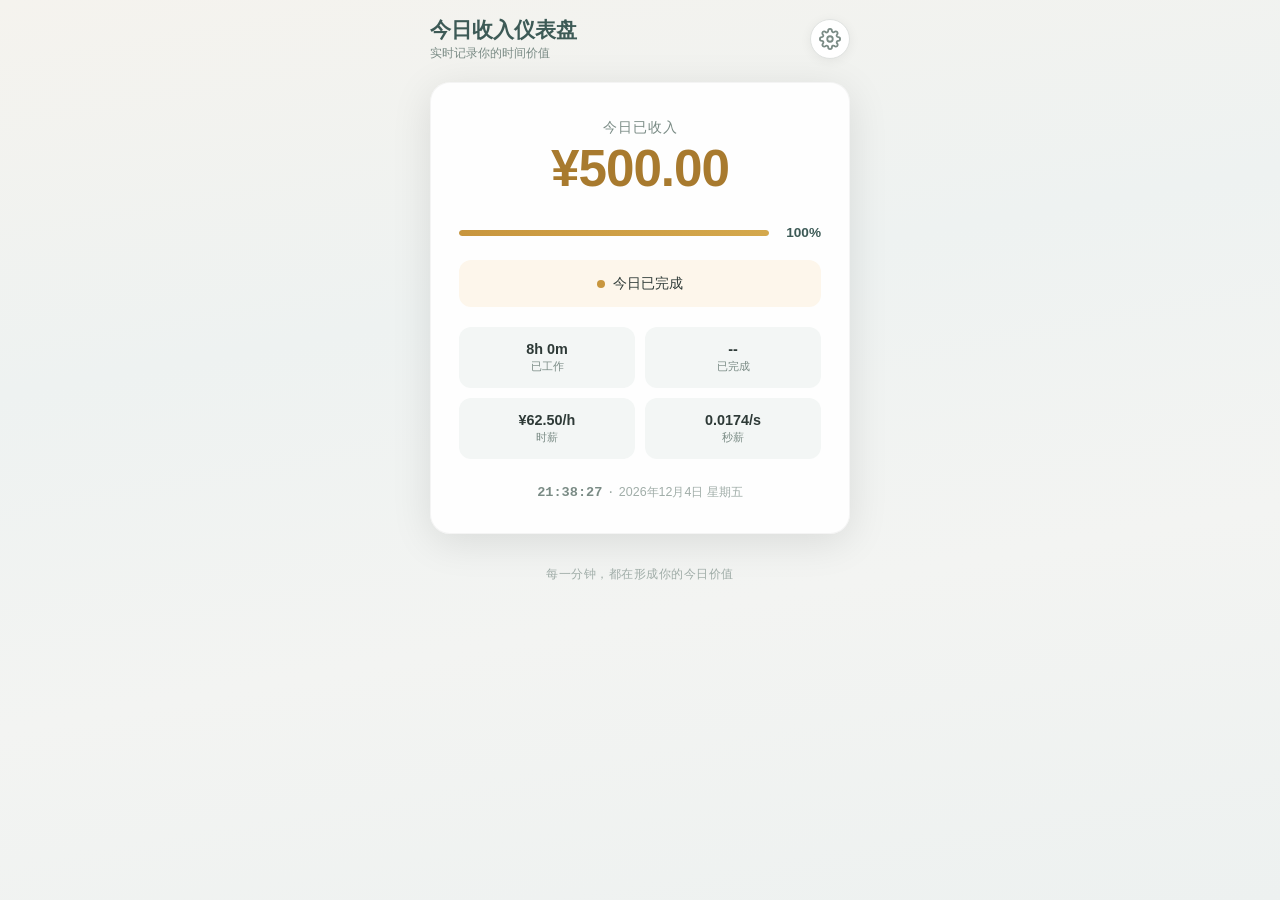
<file: index.html>
<!DOCTYPE html>
<html lang="zh-CN">
<head>
  <meta charset="UTF-8">
  <meta name="viewport" content="width=device-width, initial-scale=1.0, maximum-scale=1.0, user-scalable=no, viewport-fit=cover">
  <meta name="apple-mobile-web-app-capable" content="yes">
  <meta name="apple-mobile-web-app-status-bar-style" content="black-translucent">
  <meta name="apple-mobile-web-app-title" content="收入仪表盘">
  <meta name="theme-color" content="#3D5A56">
  <meta name="description" content="今日收入仪表盘 - 实时记录你的时间价值">
  <link rel="manifest" href="manifest.json">
  <link rel="apple-touch-icon" href="icon-192.png">
  <link rel="icon" type="image/svg+xml" href="data:image/svg+xml,<svg xmlns='http://www.w3.org/2000/svg' viewBox='0 0 100 100'><rect fill='%233D5A56' width='100' height='100' rx='20'/><circle cx='50' cy='50' r='32' fill='none' stroke='%23C8963E' stroke-width='4'/><text x='50' y='62' text-anchor='middle' font-size='40' fill='%23fff'>¥</text></svg>">
  <title>今日收入仪表盘</title>
  <link rel="stylesheet" href="style.css">
</head>
<body>
  <div class="container">
    <!-- Header -->
    <header class="header">
      <div class="header-left">
        <h1 class="app-title">今日收入仪表盘</h1>
        <p class="app-subtitle">实时记录你的时间价值</p>
      </div>
      <button class="settings-toggle" id="settingsToggle" aria-label="设置">
        <svg width="22" height="22" viewBox="0 0 24 24" fill="none" stroke="currentColor" stroke-width="2" stroke-linecap="round" stroke-linejoin="round">
          <circle cx="12" cy="12" r="3"></circle>
          <path d="M19.4 15a1.65 1.65 0 0 0 .33 1.82l.06.06a2 2 0 0 1 0 2.83 2 2 0 0 1-2.83 0l-.06-.06a1.65 1.65 0 0 0-1.82-.33 1.65 1.65 0 0 0-1 1.51V21a2 2 0 0 1-2 2 2 2 0 0 1-2-2v-.09A1.65 1.65 0 0 0 9 19.4a1.65 1.65 0 0 0-1.82.33l-.06.06a2 2 0 0 1-2.83 0 2 2 0 0 1 0-2.83l.06-.06A1.65 1.65 0 0 0 4.68 15a1.65 1.65 0 0 0-1.51-1H3a2 2 0 0 1-2-2 2 2 0 0 1 2-2h.09A1.65 1.65 0 0 0 4.6 9a1.65 1.65 0 0 0-.33-1.82l-.06-.06a2 2 0 0 1 0-2.83 2 2 0 0 1 2.83 0l.06.06A1.65 1.65 0 0 0 9 4.68a1.65 1.65 0 0 0 1-1.51V3a2 2 0 0 1 2-2 2 2 0 0 1 2 2v.09a1.65 1.65 0 0 0 1 1.51 1.65 1.65 0 0 0 1.82-.33l.06-.06a2 2 0 0 1 2.83 0 2 2 0 0 1 0 2.83l-.06.06A1.65 1.65 0 0 0 19.4 9a1.65 1.65 0 0 0 1.51 1H21a2 2 0 0 1 2 2 2 2 0 0 1-2 2h-.09a1.65 1.65 0 0 0-1.51 1z"></path>
        </svg>
      </button>
    </header>

    <!-- Settings Overlay (Bottom Sheet) -->
    <div class="settings-overlay" id="settingsOverlay">
      <div class="settings-sheet" id="settingsSheet">
        <div class="settings-sheet-header">
          <h2 class="settings-sheet-title">收益参数设置</h2>
        </div>
        <div class="settings-sheet-body">
          <!-- 薪资模式 -->
          <div class="setting-row">
            <label class="setting-label">薪资模式</label>
            <div class="segmented-control" id="salaryModeToggle">
              <button class="seg-btn active" data-mode="daily">日薪</button>
              <button class="seg-btn" data-mode="monthly">月薪</button>
            </div>
          </div>
          <!-- 日薪 -->
          <div class="setting-row salary-row" id="dailySalaryRow">
            <label class="setting-label" for="dailySalary">日薪</label>
            <div class="setting-control">
              <span class="unit-text">¥</span>
              <input type="text" inputmode="numeric" pattern="[0-9]*\.?[0-9]*" class="setting-input" id="dailySalary" value="500" placeholder="500">
            </div>
          </div>
          <!-- 月薪 -->
          <div class="setting-row salary-row hidden" id="monthlySalaryRow">
            <label class="setting-label" for="monthlySalary">月薪</label>
            <div class="setting-control">
              <span class="unit-text">¥</span>
              <input type="text" inputmode="numeric" pattern="[0-9]*\.?[0-9]*" class="setting-input" id="monthlySalary" value="11000" placeholder="11000">
            </div>
          </div>
          <!-- 上班时间 -->
          <div class="setting-row">
            <label class="setting-label" for="startTime">上班时间</label>
            <input type="time" class="setting-input" id="startTime" value="09:00">
          </div>
          <!-- 下班时间 -->
          <div class="setting-row">
            <label class="setting-label" for="endTime">下班时间</label>
            <input type="time" class="setting-input" id="endTime" value="18:00">
          </div>
          <!-- 午休时长 -->
          <div class="setting-row">
            <label class="setting-label" for="breakTime">午休时长</label>
            <div class="setting-control">
              <input type="text" inputmode="numeric" pattern="[0-9]*" class="setting-input" id="breakTime" value="60" placeholder="60">
              <span class="unit-text">分钟</span>
            </div>
          </div>
          <!-- 分隔 -->
          <div class="settings-divider"><span>月薪计算设置</span></div>
          <!-- 工作日模式 -->
          <div class="setting-row">
            <label class="setting-label">工作日模式</label>
            <div class="segmented-control" id="workModeToggle">
              <button class="seg-btn active" data-mode="double">双休</button>
              <button class="seg-btn" data-mode="single">单休</button>
              <button class="seg-btn" data-mode="custom">自定义</button>
            </div>
          </div>
          <!-- 自定义休息日 -->
          <div class="setting-row hidden" id="customRestRow">
            <label class="setting-label">每周休息日</label>
            <div class="weekday-picker" id="restDayPicker">
              <button class="wd-btn active" data-day="6">六</button>
              <button class="wd-btn active" data-day="7">日</button>
              <button class="wd-btn" data-day="1">一</button>
              <button class="wd-btn" data-day="2">二</button>
              <button class="wd-btn" data-day="3">三</button>
              <button class="wd-btn" data-day="4">四</button>
              <button class="wd-btn" data-day="5">五</button>
            </div>
          </div>
          <!-- 法定节假日 -->
          <div class="setting-row">
            <label class="setting-label">法定节假日休息</label>
            <div class="segmented-control" id="holidayToggle">
              <button class="seg-btn active" data-mode="yes">是</button>
              <button class="seg-btn" data-mode="no">否</button>
            </div>
          </div>
          <!-- 计算周期 -->
          <div class="setting-row">
            <label class="setting-label">计算周期</label>
            <div class="setting-control">
              <input type="date" class="setting-input date-input" id="periodStart">
              <span class="unit-text">至</span>
              <input type="date" class="setting-input date-input" id="periodEnd">
            </div>
          </div>
          <!-- 休假日期 -->
          <div class="setting-row">
            <label class="setting-label" id="vacationLabel">休假日期</label>
            <div class="date-summary-area">
              <span class="date-summary" id="vacationSummary">未设置</span>
              <button class="btn-manage-dates" id="toggleVacationPanel">管理</button>
            </div>
          </div>
          <div class="date-manage-panel hidden" id="vacationPanel">
            <div class="date-chips" id="vacationChips"></div>
            <div class="date-add-row">
              <input type="date" class="setting-input date-pick-input" id="vacationDatePick">
              <button class="btn-date-add" id="addVacationDate">添加</button>
            </div>
          </div>
          <!-- 补班日期 -->
          <div class="setting-row">
            <label class="setting-label" id="makeupLabel">补班日期</label>
            <div class="date-summary-area">
              <span class="date-summary" id="makeupSummary">未设置</span>
              <button class="btn-manage-dates" id="toggleMakeupPanel">管理</button>
            </div>
          </div>
          <div class="date-manage-panel hidden" id="makeupPanel">
            <div class="date-chips" id="makeupChips"></div>
            <div class="date-add-row">
              <input type="date" class="setting-input date-pick-input" id="makeupDatePick">
              <button class="btn-date-add" id="addMakeupDate">添加</button>
            </div>
          </div>
          <!-- 周期计算结果 -->
          <div class="monthly-summary" id="monthlySummary">
            <div class="ms-row"><span>周期工作天数</span><span class="ms-val" id="monthlyWorkdays">--</span></div>
            <div class="ms-row"><span>预计期间收入</span><span class="ms-val highlight" id="monthlyIncome">--</span></div>
          </div>
        </div>
        <div class="settings-sheet-footer">
          <button class="btn-cancel" id="cancelSettings">取消</button>
          <button class="btn-save" id="saveSettings">保存设置</button>
        </div>
      </div>
    </div>

    <!-- Main Display Card -->
    <div class="main-card" id="mainCard">
      <!-- Hero: 今日已收入 -->
      <div class="hero-section">
        <div class="hero-label">今日已收入</div>
        <div class="hero-value" id="earnedMoney">¥0.00</div>
      </div>

      <!-- Progress Bar -->
      <div class="progress-section">
        <div class="progress-bar-wrap">
          <div class="progress-bar" id="progressBar" style="width: 0%;"></div>
        </div>
        <div class="progress-label" id="progressLabel">0%</div>
      </div>

      <!-- Status -->
      <div class="status-section" id="statusSection">
        <div class="status-indicator" id="statusIndicator"></div>
        <div class="status-text" id="statusText">加载中...</div>
      </div>

      <!-- Stats Grid: 2x2 -->
      <div class="stats-grid">
        <div class="stat-item">
          <div class="stat-value" id="workedTime">0h 0m</div>
          <div class="stat-label">已工作</div>
        </div>
        <div class="stat-item">
          <div class="stat-value" id="remainingTime">--</div>
          <div class="stat-label" id="remainingLabel">剩余时间</div>
        </div>
        <div class="stat-item">
          <div class="stat-value" id="hourlyRate">--</div>
          <div class="stat-label">时薪</div>
        </div>
        <div class="stat-item">
          <div class="stat-value" id="secondlyRate">--</div>
          <div class="stat-label">秒薪</div>
        </div>
      </div>

      <!-- Time (small, secondary) -->
      <div class="meta-section">
        <span class="meta-time" id="currentTime">00:00:00</span>
        <span class="meta-sep">·</span>
        <span class="meta-date" id="currentDate">2024年1月1日 星期一</span>
      </div>
    </div>

    <!-- Footer -->
    <footer class="footer">
      <p>每一分钟，都在形成你的今日价值</p>
    </footer>
  </div>

  <script src="script.js"></script>
</body>
</html>
</file>
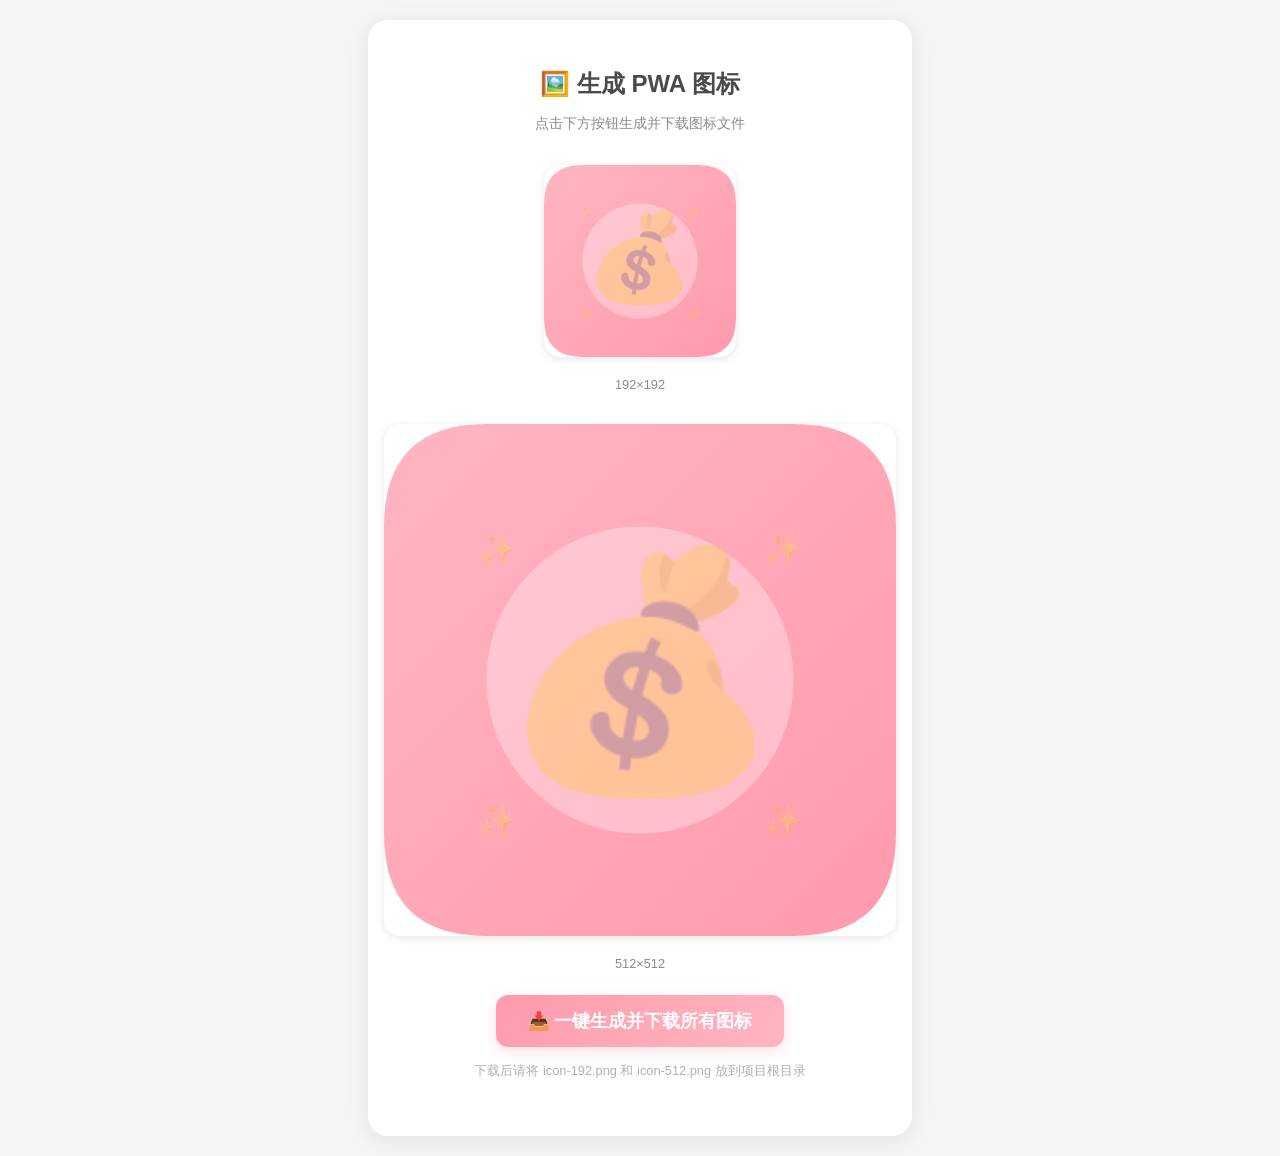
<file: generate-icons.html>
<!DOCTYPE html>
<html lang="zh-CN">
<head>
  <meta charset="UTF-8">
  <meta name="viewport" content="width=device-width, initial-scale=1.0">
  <title>图标生成器 - 工资计算器</title>
  <style>
    body {
      font-family: -apple-system, sans-serif;
      background: #f5f5f5;
      display: flex;
      justify-content: center;
      align-items: center;
      min-height: 100vh;
      margin: 0;
      padding: 20px;
    }
    .card {
      background: white;
      border-radius: 20px;
      padding: 32px;
      box-shadow: 0 4px 24px rgba(0,0,0,0.08);
      text-align: center;
      max-width: 480px;
      width: 100%;
    }
    h1 { font-size: 1.5rem; color: #4A4A4A; margin-bottom: 8px; }
    p { color: #8A8A8A; font-size: 0.9rem; margin-bottom: 24px; }
    canvas {
      border-radius: 16px;
      box-shadow: 0 2px 8px rgba(0,0,0,0.1);
      margin: 8px;
    }
    .previews {
      display: flex;
      justify-content: center;
      gap: 24px;
      flex-wrap: wrap;
      margin-bottom: 24px;
    }
    .preview-item p {
      margin: 8px 0 0;
      font-size: 0.8rem;
    }
    button {
      background: linear-gradient(135deg, #FF9AAD, #FFB5C2);
      color: white;
      border: none;
      border-radius: 12px;
      padding: 14px 32px;
      font-size: 1.1rem;
      font-weight: 700;
      cursor: pointer;
      box-shadow: 0 4px 16px rgba(255,154,173,0.3);
      transition: transform 0.2s;
    }
    button:active { transform: scale(0.96); }
    .note {
      margin-top: 16px;
      font-size: 0.8rem;
      color: #B0B0B0;
    }
  </style>
</head>
<body>
  <div class="card">
    <h1>🖼️ 生成 PWA 图标</h1>
    <p>点击下方按钮生成并下载图标文件</p>

    <div class="previews">
      <div class="preview-item">
        <canvas id="preview192" width="192" height="192"></canvas>
        <p>192×192</p>
      </div>
      <div class="preview-item">
        <canvas id="preview512" width="512" height="512"></canvas>
        <p>512×512</p>
      </div>
    </div>

    <button onclick="generateAll()">📥 一键生成并下载所有图标</button>
    <p class="note">下载后请将 icon-192.png 和 icon-512.png 放到项目根目录</p>
  </div>

  <script>
    function drawIcon(canvas, size) {
      const ctx = canvas.getContext('2d');
      const s = size;

      // 背景圆角矩形
      const r = s * 0.2;
      ctx.beginPath();
      ctx.moveTo(r, 0);
      ctx.lineTo(s - r, 0);
      ctx.quadraticCurveTo(s, 0, s, r);
      ctx.lineTo(s, s - r);
      ctx.quadraticCurveTo(s, s, s - r, s);
      ctx.lineTo(r, s);
      ctx.quadraticCurveTo(0, s, 0, s - r);
      ctx.lineTo(0, r);
      ctx.quadraticCurveTo(0, 0, r, 0);
      ctx.closePath();

      // 渐变填充
      const grad = ctx.createLinearGradient(0, 0, s, s);
      grad.addColorStop(0, '#FFB5C2');
      grad.addColorStop(1, '#FF9AAD');
      ctx.fillStyle = grad;
      ctx.fill();

      // 内圈装饰
      ctx.beginPath();
      ctx.arc(s * 0.5, s * 0.5, s * 0.3, 0, Math.PI * 2);
      ctx.fillStyle = 'rgba(255,255,255,0.3)';
      ctx.fill();

      // 钱袋 emoji
      const fontSize = s * 0.45;
      ctx.font = `${fontSize}px system-ui, -apple-system, sans-serif`;
      ctx.textAlign = 'center';
      ctx.textBaseline = 'middle';
      ctx.fillText('💰', s * 0.5, s * 0.52);

      // 小星星装饰
      const starSize = s * 0.06;
      ctx.font = `${starSize}px system-ui, -apple-system, sans-serif`;
      const stars = [
        [0.22, 0.25],
        [0.78, 0.25],
        [0.22, 0.78],
        [0.78, 0.78],
      ];
      stars.forEach(([x, y]) => {
        ctx.fillText('✨', s * x, s * y);
      });
    }

    function downloadPNG(canvas, filename) {
      canvas.toBlob((blob) => {
        const url = URL.createObjectURL(blob);
        const a = document.createElement('a');
        a.href = url;
        a.download = filename;
        document.body.appendChild(a);
        a.click();
        document.body.removeChild(a);
        URL.revokeObjectURL(url);
      }, 'image/png');
    }

    function generateAll() {
      const c192 = document.getElementById('preview192');
      const c512 = document.getElementById('preview512');

      drawIcon(c192, 192);
      drawIcon(c512, 512);

      // 延迟下载，等 canvas 渲染完成
      setTimeout(() => {
        downloadPNG(c192, 'icon-192.png');
      }, 100);

      setTimeout(() => {
        downloadPNG(c512, 'icon-512.png');
      }, 300);
    }

    // 页面加载时预览
    window.addEventListener('DOMContentLoaded', () => {
      drawIcon(document.getElementById('preview192'), 192);
      drawIcon(document.getElementById('preview512'), 512);
    });
  </script>
</body>
</html>
</file>
<file: style.css>
/* ===== CSS Reset & Base ===== */
*, *::before, *::after {
  box-sizing: border-box;
  margin: 0;
  padding: 0;
}

:root {
  --primary: #3D5A56;
  --primary-dark: #2C4541;
  --primary-light: #E8EDEB;
  --primary-lighter: #F3F6F5;
  --gold: #C8963E;
  --gold-light: #FDF6EB;
  --gold-dark: #A87A2E;
  --white: #FFFFFF;
  --bg-start: #F5F3EE;
  --bg-mid: #EEF2F1;
  --bg-end: #EAF0EE;
  --text: #2E3A37;
  --text-light: #7A8B85;
  --text-lighter: #A0ADA8;
  --shadow-sm: 0 2px 12px rgba(0, 0, 0, 0.06);
  --shadow: 0 4px 24px rgba(0, 0, 0, 0.08);
  --shadow-lg: 0 8px 40px rgba(0, 0, 0, 0.1);
  --radius: 20px;
  --radius-sm: 12px;
  --transition: 0.3s cubic-bezier(0.4, 0, 0.2, 1);
}

html {
  font-size: 16px;
  -webkit-tap-highlight-color: transparent;
  -webkit-font-smoothing: antialiased;
}

body {
  font-family: -apple-system, BlinkMacSystemFont, "SF Pro Rounded", "Segoe UI", "PingFang SC", "Hiragino Sans GB", "Microsoft YaHei", sans-serif;
  background: linear-gradient(170deg, #F5F3EE 0%, #EEF2F1 35%, #F3F4F2 65%, #EDF1F0 100%);
  background-attachment: fixed;
  min-height: 100vh;
  min-height: 100dvh;
  display: flex;
  justify-content: center;
  align-items: flex-start;
  padding: 16px;
  padding-top: calc(16px + env(safe-area-inset-top, 0px));
  padding-bottom: calc(32px + env(safe-area-inset-bottom, 0px));
  color: var(--text);
  -webkit-user-select: none;
  user-select: none;
}

/* ===== Container ===== */
.container {
  width: 100%;
  max-width: 420px;
  display: flex;
  flex-direction: column;
  gap: 20px;
  padding-bottom: 16px;
}

/* ===== Header ===== */
.header {
  display: flex;
  align-items: center;
  justify-content: space-between;
  gap: 12px;
}

.header-left {
  display: flex;
  flex-direction: column;
  min-width: 0;
}

.app-title {
  font-size: 1.3rem;
  font-weight: 700;
  color: var(--primary);
  letter-spacing: 0px;
  white-space: nowrap;
}

.app-subtitle {
  font-size: 0.78rem;
  color: var(--text-light);
  margin-top: 1px;
  font-weight: 400;
}

.settings-toggle {
  width: 40px;
  height: 40px;
  min-width: 40px;
  border-radius: 50%;
  border: 1.5px solid #E0E3E1;
  background: var(--white);
  color: var(--text-light);
  cursor: pointer;
  display: flex;
  align-items: center;
  justify-content: center;
  box-shadow: var(--shadow-sm);
  transition: var(--transition);
  -webkit-tap-highlight-color: transparent;
}

.settings-toggle:active {
  transform: scale(0.94);
  background: var(--primary-lighter);
  border-color: var(--primary);
  color: var(--primary);
}

/* ===== Settings Overlay & Bottom Sheet ===== */
.settings-overlay {
  position: fixed;
  inset: 0;
  background: rgba(0, 0, 0, 0.35);
  z-index: 100;
  display: flex;
  align-items: flex-end;
  justify-content: center;
  opacity: 0;
  visibility: hidden;
  pointer-events: none;
  transition: opacity 0.3s ease, visibility 0.3s ease;
  -webkit-tap-highlight-color: transparent;
}

.settings-overlay.open {
  opacity: 1;
  visibility: visible;
  pointer-events: auto;
}

.settings-sheet {
  width: 100%;
  max-width: 420px;
  background: var(--white);
  border-radius: 24px 24px 0 0;
  padding: 0;
  display: flex;
  flex-direction: column;
  transform: translateY(100%);
  transition: transform 0.35s cubic-bezier(0.32, 0.72, 0, 1);
  max-height: 90vh;
  max-height: 90dvh;
  overflow-y: auto;
  padding-bottom: env(safe-area-inset-bottom, 0px);
}

.settings-overlay.open .settings-sheet {
  transform: translateY(0);
}

.settings-sheet-header {
  padding: 20px 24px 12px;
  text-align: center;
  border-bottom: 1px solid #E8EBE9;
}

.settings-sheet-title {
  font-size: 1.05rem;
  font-weight: 700;
  color: var(--primary);
  letter-spacing: 0.5px;
}

.settings-sheet-body {
  padding: 16px 24px 8px;
  display: flex;
  flex-direction: column;
  gap: 16px;
}

.settings-sheet-footer {
  padding: 12px 24px 20px;
  display: flex;
  gap: 12px;
}

.btn-cancel,
.btn-save {
  flex: 1;
  padding: 13px;
  border-radius: var(--radius-sm);
  font-size: 1rem;
  font-weight: 700;
  font-family: inherit;
  cursor: pointer;
  transition: var(--transition);
  border: none;
  -webkit-tap-highlight-color: transparent;
}

.btn-cancel {
  background: #EEF0EE;
  color: var(--text-light);
  border: 1px solid #DDE1DF;
}

.btn-cancel:active {
  background: #DDE1DF;
  transform: scale(0.97);
}

.btn-save {
  background: var(--primary);
  color: white;
  box-shadow: 0 4px 16px rgba(61, 90, 86, 0.25);
}

.btn-save:active {
  transform: scale(0.96);
  background: var(--primary-dark);
  box-shadow: 0 2px 8px rgba(61, 90, 86, 0.15);
}

.setting-row {
  display: flex;
  align-items: center;
  justify-content: space-between;
  gap: 12px;
}

.setting-label {
  font-size: 0.9rem;
  font-weight: 500;
  color: var(--text);
  white-space: nowrap;
  flex-shrink: 0;
}

/* ===== 设置面板统一输入控件 ===== */
.settings-sheet-body .setting-row {
  display: flex;
  align-items: center;
  justify-content: space-between;
}

/* 右侧控件行：unit文字 + input + unit文字 */
.setting-control {
  display: flex;
  align-items: center;
  gap: 4px;
  flex-shrink: 0;
  flex-wrap: nowrap;
  overflow: hidden;
}

/* ¥ 和 分钟 纯文字 */
.unit-text {
  font-size: 0.9rem;
  font-weight: 500;
  color: var(--text-light);
  user-select: none;
  flex-shrink: 0;
  white-space: nowrap;
}

/* 统一输入框 —— 四行完全一致 */
.setting-input {
  width: 120px;
  height: 48px;
  border: 1px solid #DFE5E1;
  border-radius: 14px;
  padding: 0 12px;
  font-size: 1rem;
  font-family: inherit;
  color: var(--text);
  background: #FFFFFF;
  text-align: center;
  box-sizing: border-box;
  -webkit-appearance: none;
  appearance: none;
  flex-shrink: 0;
}

.setting-input:focus {
  outline: none;
  border-color: var(--primary);
  box-shadow: 0 0 0 3px rgba(61, 90, 86, 0.08);
}

/* ===== 设置面板扩展组件 ===== */
/* 分段控件 */
.segmented-control {
  display: flex;
  background: #EEF0EE;
  border-radius: 10px;
  padding: 3px;
  flex-shrink: 0;
}

.seg-btn {
  padding: 7px 14px;
  border: none;
  background: transparent;
  border-radius: 8px;
  font-size: 0.82rem;
  font-weight: 600;
  font-family: inherit;
  color: var(--text-light);
  cursor: pointer;
  transition: var(--transition);
}

.seg-btn.active {
  background: #FFFFFF;
  color: var(--primary);
  box-shadow: 0 1px 4px rgba(0,0,0,0.06);
}

/* 工作日选择器 */
.weekday-picker {
  display: flex;
  gap: 4px;
}

.wd-btn {
  width: 32px;
  height: 32px;
  border-radius: 50%;
  border: 1.5px solid #DDE1DF;
  background: #FFFFFF;
  font-size: 0.75rem;
  font-weight: 600;
  font-family: inherit;
  color: var(--text-light);
  cursor: pointer;
  transition: var(--transition);
  padding: 0;
}

.wd-btn.active {
  background: var(--primary);
  border-color: var(--primary);
  color: #FFFFFF;
}

/* 设置分隔线 */
.settings-divider {
  text-align: center;
  border-top: 1px solid #E8EBE9;
  margin: 4px 0;
}

.settings-divider span {
  display: inline-block;
  background: #FFFFFF;
  padding: 0 12px;
  font-size: 0.75rem;
  color: var(--text-lighter);
  position: relative;
  top: -8px;
}

/* 日期输入 & 摘要管理 */
.date-input {
  width: auto !important;
  flex: 1;
  min-width: 0;
  font-size: 0.75rem !important;
  padding: 0 4px !important;
  letter-spacing: -0.2px;
}

/* 摘要行 */
.date-summary-area {
  display: flex;
  align-items: center;
  gap: 8px;
  flex-shrink: 0;
}

.date-summary {
  font-size: 0.82rem;
  color: var(--text-light);
  white-space: nowrap;
}

.btn-manage-dates {
  flex-shrink: 0;
  height: 32px;
  padding: 0 12px;
  border: 1px solid #DFE5E1;
  border-radius: 8px;
  background: #FFFFFF;
  color: var(--primary);
  font-size: 0.78rem;
  font-weight: 600;
  font-family: inherit;
  cursor: pointer;
}

/* 可折叠管理面板 */
.date-manage-panel {
  padding: 8px 0 4px;
  display: flex;
  flex-direction: column;
  gap: 8px;
}

.date-manage-panel.hidden {
  display: none !important;
}

.date-chips {
  display: flex;
  flex-wrap: wrap;
  gap: 4px;
}

.date-chip {
  display: inline-flex;
  align-items: center;
  gap: 4px;
  background: var(--primary-lighter);
  color: var(--primary);
  padding: 4px 8px;
  border-radius: 6px;
  font-size: 0.75rem;
  font-weight: 500;
}

.date-chip-remove {
  cursor: pointer;
  font-size: 0.9rem;
  line-height: 1;
  color: var(--text-lighter);
  padding: 0 2px;
}

.date-add-row {
  display: flex;
  gap: 6px;
}

.date-pick-input {
  flex: 1;
  min-width: 0;
  height: 36px !important;
  width: auto !important;
  font-size: 0.8rem !important;
  padding: 0 8px !important;
}

.btn-date-add {
  flex-shrink: 0;
  height: 36px;
  padding: 0 12px;
  border: none;
  border-radius: 8px;
  background: var(--primary);
  color: white;
  font-size: 0.8rem;
  font-weight: 600;
  font-family: inherit;
  cursor: pointer;
}

/* 月薪摘要卡片 */
.monthly-summary {
  background: var(--primary-lighter);
  border-radius: var(--radius-sm);
  padding: 12px 16px;
  display: flex;
  flex-direction: column;
  gap: 6px;
}

.ms-row {
  display: flex;
  justify-content: space-between;
  align-items: center;
  font-size: 0.85rem;
  color: var(--text);
}

.ms-val {
  font-weight: 700;
  color: var(--primary);
}

.ms-val.highlight {
  color: var(--gold-dark);
  font-size: 1rem;
}

/* 隐藏工具类 */
.hidden {
  display: none !important;
}

/* ===== Main Card ===== */
.main-card {
  background: rgba(255, 255, 255, 0.9);
  backdrop-filter: blur(12px);
  -webkit-backdrop-filter: blur(12px);
  border-radius: var(--radius);
  padding: 28px 24px;
  box-shadow: var(--shadow-lg);
  border: 1px solid rgba(0,0,0,0.04);
  display: flex;
  flex-direction: column;
  gap: 20px;
  animation: cardEnter 0.5s ease;
}

@keyframes cardEnter {
  from { opacity: 0; transform: translateY(20px); }
  to { opacity: 1; transform: translateY(0); }
}

/* ===== Hero Section: 今日已收入 ===== */
.hero-section {
  text-align: center;
  padding: 4px 0 8px;
}

.hero-label {
  font-size: 0.85rem;
  font-weight: 500;
  color: var(--text-light);
  letter-spacing: 1px;
  margin-bottom: 4px;
}

.hero-value {
  font-size: 3.2rem;
  font-weight: 800;
  color: var(--gold-dark);
  letter-spacing: -1px;
  font-variant-numeric: tabular-nums;
  line-height: 1.1;
}

/* ===== Status Section ===== */
.status-section {
  text-align: center;
  padding: 14px 12px;
  background: var(--primary-lighter);
  border-radius: var(--radius-sm);
  transition: var(--transition);
  display: flex;
  align-items: center;
  justify-content: center;
  gap: 8px;
}

.status-section.state-working {
  background: #EDF5F2;
}

.status-section.state-done {
  background: var(--gold-light);
}

.status-section.state-idle {
  background: #F0F2F4;
}

.status-indicator {
  width: 8px;
  height: 8px;
  border-radius: 50%;
  background: var(--text-lighter);
  flex-shrink: 0;
  transition: var(--transition);
}

.state-idle .status-indicator {
  background: #A0ADA8;
}

.state-working .status-indicator {
  background: #4CAF50;
  animation: statusPulse 2s infinite;
}

.state-done .status-indicator {
  background: var(--gold);
}

@keyframes statusPulse {
  0%, 100% { opacity: 1; }
  50% { opacity: 0.4; }
}

.status-text {
  font-size: 0.9rem;
  font-weight: 500;
  color: var(--text);
}

/* ===== Progress Bar ===== */
.progress-section {
  display: flex;
  align-items: center;
  gap: 12px;
}

.progress-bar-wrap {
  flex: 1;
  height: 6px;
  background: #E8EBE9;
  border-radius: 3px;
  overflow: hidden;
}

.progress-bar {
  height: 100%;
  background: linear-gradient(90deg, var(--primary), #5C8A7E);
  border-radius: 3px;
  transition: width 0.5s ease;
  min-width: 0;
}

.progress-label {
  font-size: 0.85rem;
  font-weight: 600;
  color: var(--primary);
  min-width: 40px;
  text-align: right;
  font-variant-numeric: tabular-nums;
}

/* ===== Stats Grid ===== */
.stats-grid {
  display: grid;
  grid-template-columns: repeat(2, 1fr);
  gap: 10px;
}

.stat-item {
  text-align: center;
  padding: 14px 8px;
  background: var(--primary-lighter);
  border-radius: var(--radius-sm);
  transition: var(--transition);
}

.stat-value {
  font-size: 0.9rem;
  font-weight: 700;
  color: var(--text);
  font-variant-numeric: tabular-nums;
}

.stat-label {
  font-size: 0.68rem;
  color: var(--text-light);
  margin-top: 3px;
}

/* ===== Meta Section (time + date) ===== */
.meta-section {
  text-align: center;
  padding-top: 4px;
  display: flex;
  align-items: center;
  justify-content: center;
  gap: 6px;
  flex-wrap: wrap;
}

.meta-time {
  font-size: 0.85rem;
  font-weight: 600;
  color: var(--text-light);
  font-variant-numeric: tabular-nums;
  font-family: "SF Mono", "Menlo", "Monaco", "Courier New", monospace;
}

.meta-sep {
  color: var(--text-lighter);
}

.meta-date {
  font-size: 0.78rem;
  color: var(--text-lighter);
}

/* ===== Footer ===== */
.footer {
  text-align: center;
  padding: 12px 8px;
}

.footer p {
  font-size: 0.78rem;
  color: var(--text-lighter);
  font-weight: 400;
  letter-spacing: 0.5px;
}

/* ===== Toast ===== */
.toast {
  position: fixed;
  top: calc(20px + env(safe-area-inset-top, 0px));
  left: 50%;
  transform: translateX(-50%) translateY(-120px);
  background: rgba(46, 58, 55, 0.94);
  backdrop-filter: blur(8px);
  -webkit-backdrop-filter: blur(8px);
  color: white;
  padding: 12px 24px;
  border-radius: 24px;
  font-size: 0.9rem;
  font-weight: 500;
  z-index: 1000;
  transition: transform 0.35s cubic-bezier(0.4, 0, 0.2, 1);
  pointer-events: none;
  box-shadow: 0 8px 32px rgba(0,0,0,0.15);
}

.toast.show {
  transform: translateX(-50%) translateY(0);
}

/* ===== Responsive ===== */
@media (max-width: 380px) {
  .app-title {
    font-size: 1.1rem;
  }

  .app-subtitle {
    font-size: 0.7rem;
  }

  .hero-value {
    font-size: 2.6rem;
  }

  .stats-grid {
    gap: 6px;
  }

  .stat-item {
    padding: 10px 4px;
  }

  .stat-value {
    font-size: 0.78rem;
    word-break: keep-all;
  }

  .stat-label {
    font-size: 0.63rem;
  }

  .seg-btn {
    padding: 6px 10px;
    font-size: 0.75rem;
  }

  .main-card {
    padding: 20px 14px;
    gap: 16px;
  }

  .settings-sheet-body {
    padding: 12px 16px 4px;
    gap: 12px;
  }

  .settings-sheet-footer {
    padding: 10px 16px 16px;
  }

  .setting-label {
    font-size: 0.82rem;
  }

  .date-input {
    font-size: 0.68rem !important;
    padding: 0 2px !important;
  }

  .setting-control {
    gap: 2px;
  }
}

@media (min-width: 420px) {
  .main-card {
    padding: 32px 28px;
  }
}

/* ===== Dark mode preference ===== */
@media (prefers-color-scheme: dark) {
  body {
    background: linear-gradient(170deg, #1E2422 0%, #1C2221 35%, #1F2322 65%, #1D2220 100%);
  }

  .main-card {
    background: rgba(35, 40, 38, 0.9);
    border-color: rgba(255,255,255,0.06);
  }

  .settings-sheet {
    background: #2A302D;
  }

  .settings-sheet-header {
    border-bottom-color: #3A403D;
  }

  .current-time,
  .stat-value,
  .status-text,
  .app-title,
  .settings-sheet-title {
    color: #E0E4E2;
  }

  .app-title {
    color: #B0C0BA;
  }

  .current-time {
    color: #C8D5D0;
  }

  .current-date,
  .stat-label,
  .app-subtitle,
  .setting-label,
  .setting-input {
    color: #A0A8A5;
  }

  .setting-input {
    background: rgba(50, 55, 53, 0.8);
    border-color: #404540;
    color: #D0D4D2;
  }

  .setting-input:focus {
    border-color: #6A8A7E;
    box-shadow: 0 0 0 3px rgba(106, 138, 126, 0.15);
  }

  .stat-item {
    background: rgba(255, 255, 255, 0.04);
  }

  .stat-item.highlight {
    background: rgba(200, 150, 62, 0.12);
    box-shadow: 0 2px 12px rgba(200, 150, 62, 0.06);
  }

  .stat-value.money {
    color: #D4A84C;
  }

  .status-section {
    background: rgba(255,255,255,0.04);
  }

  .status-section.state-working {
    background: rgba(76, 175, 80, 0.08);
  }

  .status-section.state-done {
    background: rgba(200, 150, 62, 0.1);
  }

  .status-section.state-idle {
    background: rgba(255,255,255,0.03);
  }

  .progress-bar-wrap {
    background: rgba(255, 255, 255, 0.06);
  }

  .progress-label {
    color: #B0C0BA;
  }

  .settings-toggle {
    background: rgba(50, 55, 53, 0.8);
    color: #A0A8A5;
    border-color: #404540;
  }

  .settings-toggle:active {
    background: rgba(61, 90, 86, 0.2);
    border-color: #6A8A7E;
    color: #C8D5D0;
  }

  .unit-text {
    color: #8A908D;
  }

  .settings-overlay {
    background: rgba(0, 0, 0, 0.7);
  }

  .btn-cancel {
    background: #353A38;
    color: #A0A8A5;
    border-color: #404540;
  }

  .btn-cancel:active {
    background: #404540;
  }

  .btn-save {
    background: #4A7066;
  }

  .btn-save:active {
    background: #3D5A56;
  }

  .footer p {
    color: #5A605E;
  }

  .toast {
    background: rgba(30, 35, 33, 0.95);
  }

  .hero-value { color: #D4A84C; }
  .meta-time { color: #8A908D; }
  .meta-date, .meta-sep { color: #5A605E; }
  .segmented-control { background: #353A38; }
  .seg-btn { color: #8A908D; }
  .seg-btn.active { background: #4A504D; color: #C8D5D0; box-shadow: 0 1px 4px rgba(0,0,0,0.2); }
  .wd-btn { background: rgba(45, 50, 48, 0.8); border-color: #404540; color: #8A908D; }
  .wd-btn.active { background: #4A7066; border-color: #5C8A7E; color: #E0E4E2; }
  .monthly-summary { background: rgba(255,255,255,0.04); }
  .ms-row { color: #A0A8A5; }
  .ms-val { color: #B0C0BA; }
  .ms-val.highlight { color: #D4A84C; }
  .settings-divider { border-top-color: #3A403D; }
  .settings-divider span { background: #2A302D; color: #6A706D; }
  .date-chip { background: rgba(61,90,86,0.18); color: #B0C0BA; }
  .date-chip-remove { color: #7A807D; }
  .btn-date-add { background: #4A7066; }
  .btn-date-add:active { background: #3D5A56; }
  .date-pick-input { color-scheme: dark; }
  .date-summary { color: #8A908D; }
  .btn-manage-dates { background: rgba(45,50,48,0.8); border-color: #404540; color: #B0C0BA; }
  .btn-manage-dates:active { background: #404540; }

}
</file>
